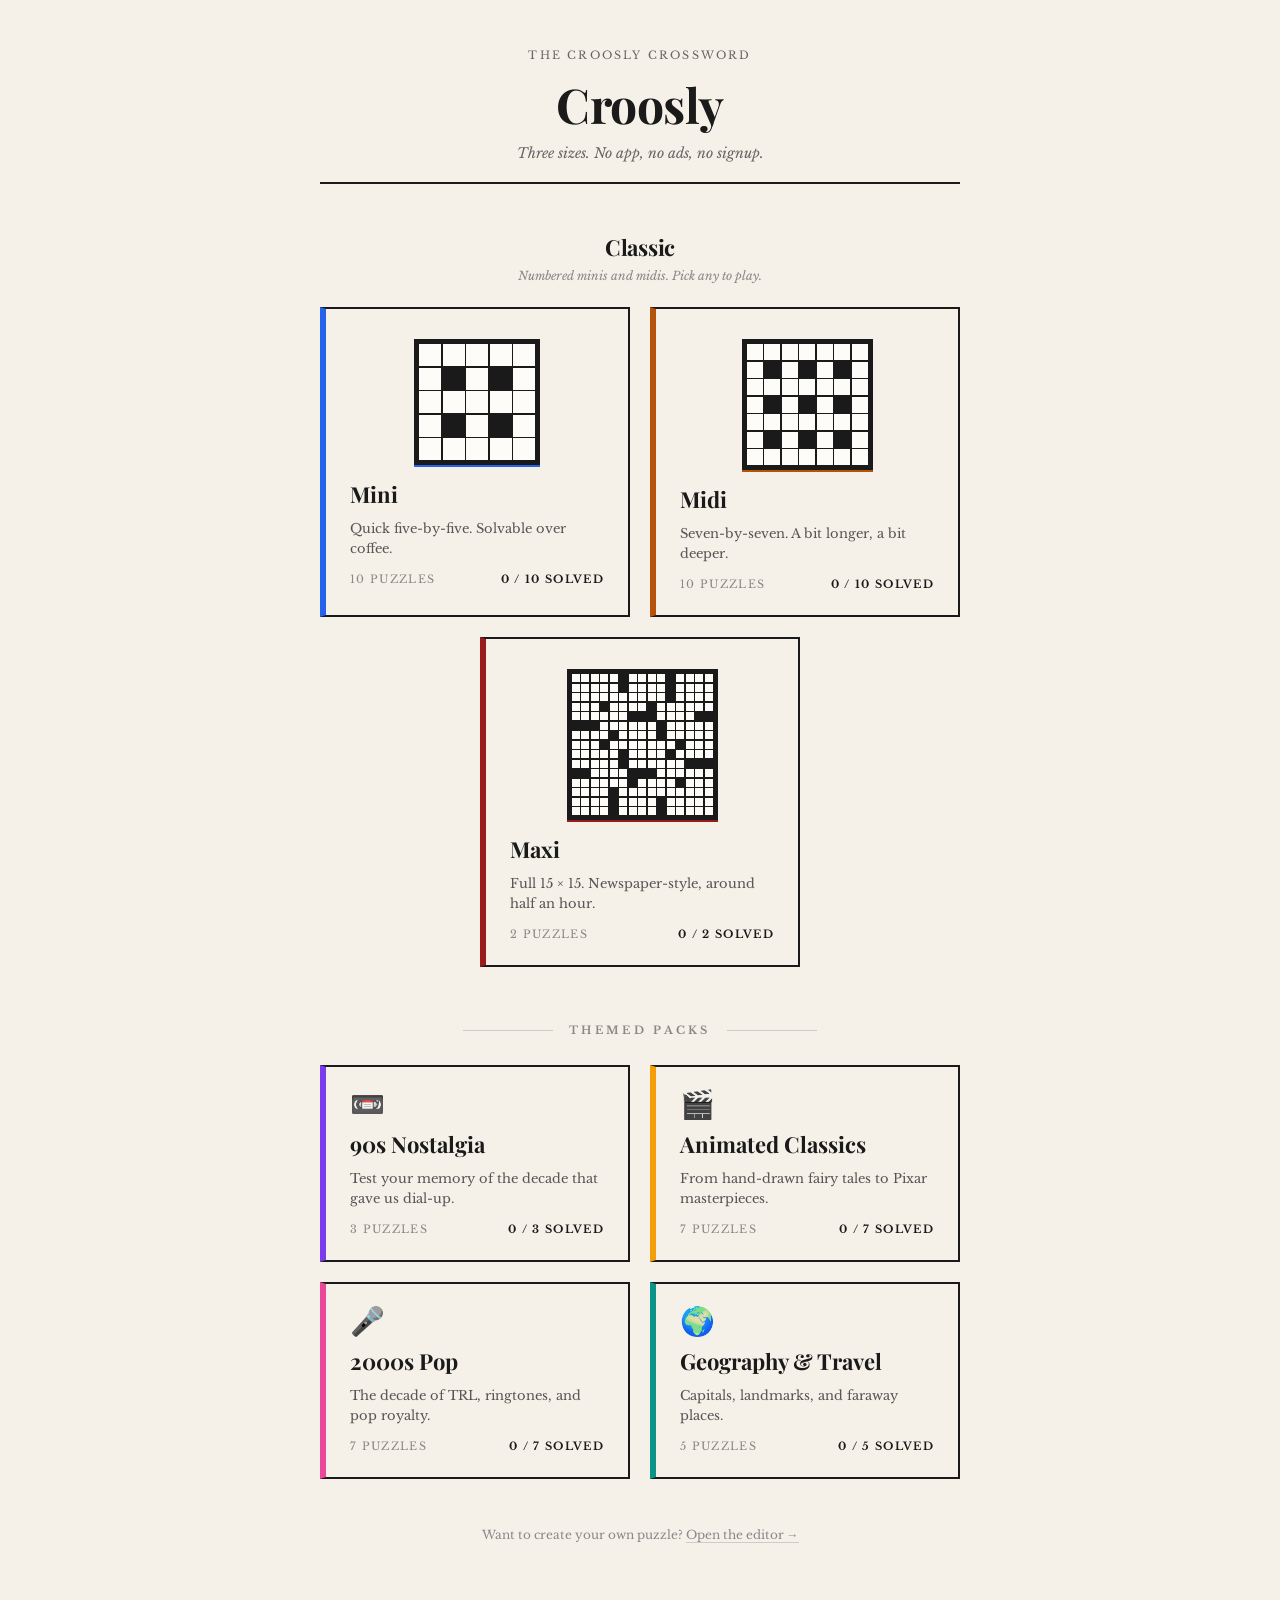
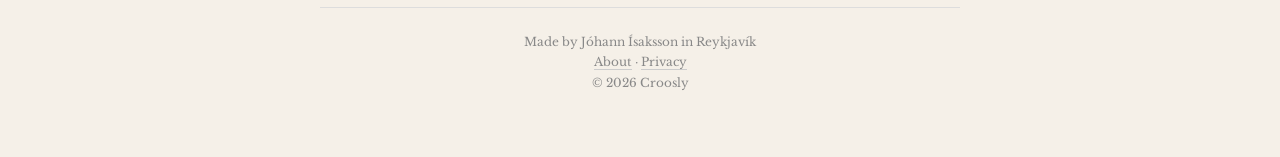
<file: index.html>
<!DOCTYPE html>
<html lang="en">
<head>
  <meta charset="UTF-8">
  <meta name="viewport" content="width=device-width, initial-scale=1.0">
  <title>Free Online Crosswords — Mini, Midi & Maxi | Croosly</title>
  <meta name="description" content="Play free crossword puzzles online — quick 5×5 minis, 7×7 midis, full 15×15 maxis, and themed packs. No signup, no ads, no app.">
  <link rel="canonical" href="https://croosly.com/">
  <meta name="theme-color" content="#1a1a1a">

  <link rel="apple-touch-icon" sizes="180x180" href="/apple-touch-icon.png">
  <link rel="icon" type="image/png" sizes="32x32" href="/favicon-32x32.png">
  <link rel="icon" type="image/png" sizes="16x16" href="/favicon-16x16.png">
  <link rel="manifest" href="/site.webmanifest">

  <meta property="og:type" content="website">
  <meta property="og:site_name" content="Croosly">
  <meta property="og:title" content="Free Online Crosswords — Mini, Midi & Maxi | Croosly">
  <meta property="og:description" content="Play free crossword puzzles online — quick 5×5 minis, 7×7 midis, full 15×15 maxis, and themed packs. No signup, no ads, no app.">
  <meta property="og:url" content="https://croosly.com/">
  <meta property="og:image" content="https://croosly.com/og-image.png">
  <meta property="og:image:width" content="1200">
  <meta property="og:image:height" content="630">

  <meta name="twitter:card" content="summary_large_image">
  <meta name="twitter:title" content="Free Online Crosswords — Mini, Midi & Maxi | Croosly">
  <meta name="twitter:description" content="Play free crossword puzzles online — quick 5×5 minis, 7×7 midis, full 15×15 maxis, and themed packs. No signup, no ads, no app.">
  <meta name="twitter:image" content="https://croosly.com/og-image.png">

  <link href="https://fonts.googleapis.com/css2?family=Playfair+Display:wght@400;700&family=Libre+Baskerville:ital,wght@0,400;0,700;1,400&display=swap" rel="stylesheet">
  <style>
    *, *::before, *::after { box-sizing: border-box; margin: 0; padding: 0; }

    body {
      background: #f5f0e8;
      font-family: 'Libre Baskerville', Georgia, serif;
      min-height: 100vh;
      display: flex;
      flex-direction: column;
      align-items: center;
      padding: 48px 16px 64px;
      color: #1a1a1a;
    }

    .header {
      text-align: center;
      margin-bottom: 48px;
      width: 100%;
      max-width: 640px;
      border-bottom: 2px solid #1a1a1a;
      padding-bottom: 20px;
    }
    .eyebrow {
      font-size: 11px;
      letter-spacing: 0.2em;
      text-transform: uppercase;
      color: #666;
      margin-bottom: 10px;
    }
    .title {
      font-family: 'Playfair Display', Georgia, serif;
      font-size: 48px;
      font-weight: 700;
      letter-spacing: -0.5px;
      margin-bottom: 8px;
    }
    .subtitle {
      font-size: 14px;
      color: #666;
      font-style: italic;
    }

    .editor-link {
      margin-top: 48px;
      font-size: 12px;
      color: #888;
      text-align: center;
    }
    .editor-link a { color: #888; text-decoration: none; border-bottom: 1px solid #ccc; }
    .editor-link a:hover { color: #1a1a1a; border-bottom-color: #1a1a1a; }

    /* PACK SECTIONS */
    .packs-section {
      width: 100%;
      max-width: 640px;
    }
    .packs-section + .packs-section { margin-top: 56px; }
    .packs-heading {
      font-family: 'Playfair Display', Georgia, serif;
      font-size: 22px;
      font-weight: 700;
      letter-spacing: -0.3px;
      text-align: center;
      margin-bottom: 6px;
    }
    .packs-sub {
      text-align: center;
      font-size: 12px;
      color: #888;
      font-style: italic;
      margin-bottom: 24px;
    }
    .packs-heading-divided {
      display: flex;
      align-items: center;
      justify-content: center;
      gap: 16px;
      font-family: 'Libre Baskerville', Georgia, serif;
      font-size: 11px;
      font-weight: 700;
      letter-spacing: 0.3em;
      text-transform: uppercase;
      color: #888;
      margin-bottom: 28px;
    }
    .packs-heading-divided::before,
    .packs-heading-divided::after {
      content: '';
      flex: 1;
      height: 1px;
      background: #ccc;
      max-width: 90px;
    }
    .pack-cards {
      display: flex;
      gap: 20px;
      flex-wrap: wrap;
      justify-content: center;
    }
    .pack-card {
      display: flex;
      flex-direction: column;
      gap: 10px;
      text-decoration: none;
      color: #1a1a1a;
      border: 2px solid #1a1a1a;
      border-left: 6px solid var(--pack-color, #1a1a1a);
      padding: 24px 24px;
      flex: 1 1 240px;
      max-width: 320px;
      min-width: 220px;
      cursor: pointer;
      transition: background 0.15s, color 0.15s;
    }
    .pack-card:hover { background: #1a1a1a; color: #f5f0e8; }
    .pack-card:hover .pack-card-meta { color: #bbb; }
    .pack-card:hover .pack-card-progress { color: var(--pack-color, #d4a843); }
    .pack-card-emoji {
      font-size: 28px;
      line-height: 1;
    }
    /* Classic Mini/Midi: framed crossword as the hero — gap shows through as grid lines */
    .pack-card-grid {
      display: grid;
      gap: 1.5px;
      align-self: center;
      padding: 5px;
      background: #1a1a1a;
      box-shadow: 0 2px 0 0 var(--pack-color, #1a1a1a);
      transition: background 0.15s, box-shadow 0.15s;
      margin: 6px 0 4px;
    }
    .pack-card-grid.mini { grid-template-columns: repeat(5, 22px); }
    .pack-card-grid.midi { grid-template-columns: repeat(7, 16px); }
    .pack-card-grid.maxi { grid-template-columns: repeat(15, 8px); }
    .pack-card-grid .card-grid-cell {
      background: #fefcf8;
      transition: background 0.15s;
    }
    .pack-card-grid.mini .card-grid-cell { width: 22px; height: 22px; }
    .pack-card-grid.midi .card-grid-cell { width: 16px; height: 16px; }
    .pack-card-grid.maxi .card-grid-cell { width: 8px; height: 8px; }
    .pack-card-grid .card-grid-cell.black { background: #1a1a1a; }
    .pack-card:hover .pack-card-grid {
      background: #555;
      box-shadow: 0 2px 0 0 var(--pack-color, #f5f0e8);
    }
    .pack-card:hover .card-grid-cell { background: #333; }
    .pack-card:hover .card-grid-cell.black { background: #f5f0e8; }
    .pack-card-title {
      font-family: 'Playfair Display', serif;
      font-size: 22px;
      font-weight: 700;
    }
    .pack-card-desc {
      font-size: 13px;
      line-height: 1.5;
      color: inherit;
    }
    .pack-card:not(:hover) .pack-card-desc { color: #555; }
    .pack-card-meta {
      display: flex;
      align-items: center;
      justify-content: space-between;
      font-size: 11px;
      letter-spacing: 0.12em;
      text-transform: uppercase;
      color: #888;
      margin-top: 4px;
    }
    .pack-card-progress {
      font-weight: 700;
      color: #1a1a1a;
    }
    .packs-empty {
      text-align: center;
      font-size: 13px;
      color: #888;
      font-style: italic;
    }

    .site-footer {
      margin-top: 64px;
      padding-top: 24px;
      border-top: 1px solid #ddd;
      text-align: center;
      font-size: 12px;
      color: #888;
      line-height: 1.7;
      width: 100%;
      max-width: 640px;
    }
    .site-footer p { margin: 0; }
    .site-footer a { color: #888; border-bottom: 1px solid #ccc; text-decoration: none; }
    .site-footer a:hover { color: #1a1a1a; border-bottom-color: #1a1a1a; }
  </style>
</head>
<body>

  <div class="header">
    <div class="eyebrow">The Croosly Crossword</div>
    <h1 class="title">Croosly</h1>
    <p class="subtitle">Three sizes. No app, no ads, no signup.</p>
  </div>

  <section class="packs-section" aria-labelledby="classic-heading">
    <h2 class="packs-heading" id="classic-heading">Classic</h2>
    <p class="packs-sub">Numbered minis and midis. Pick any to play.</p>
    <div class="pack-cards">
      <a class="pack-card" href="mini.html" style="--pack-color: #2563eb;">
        <div class="pack-card-grid mini" aria-hidden="true">
          <div class="card-grid-cell"></div><div class="card-grid-cell"></div><div class="card-grid-cell"></div><div class="card-grid-cell"></div><div class="card-grid-cell"></div>
          <div class="card-grid-cell"></div><div class="card-grid-cell black"></div><div class="card-grid-cell"></div><div class="card-grid-cell black"></div><div class="card-grid-cell"></div>
          <div class="card-grid-cell"></div><div class="card-grid-cell"></div><div class="card-grid-cell"></div><div class="card-grid-cell"></div><div class="card-grid-cell"></div>
          <div class="card-grid-cell"></div><div class="card-grid-cell black"></div><div class="card-grid-cell"></div><div class="card-grid-cell black"></div><div class="card-grid-cell"></div>
          <div class="card-grid-cell"></div><div class="card-grid-cell"></div><div class="card-grid-cell"></div><div class="card-grid-cell"></div><div class="card-grid-cell"></div>
        </div>
        <div class="pack-card-title">Mini</div>
        <div class="pack-card-desc">Quick five-by-five. Solvable over coffee.</div>
        <div class="pack-card-meta">
          <span>10 puzzles</span>
          <span class="pack-card-progress" data-mini-progress>0 / 10 solved</span>
        </div>
      </a>
      <a class="pack-card" href="midi.html" style="--pack-color: #b45309;">
        <div class="pack-card-grid midi" aria-hidden="true">
          <div class="card-grid-cell"></div><div class="card-grid-cell"></div><div class="card-grid-cell"></div><div class="card-grid-cell"></div><div class="card-grid-cell"></div><div class="card-grid-cell"></div><div class="card-grid-cell"></div>
          <div class="card-grid-cell"></div><div class="card-grid-cell black"></div><div class="card-grid-cell"></div><div class="card-grid-cell black"></div><div class="card-grid-cell"></div><div class="card-grid-cell black"></div><div class="card-grid-cell"></div>
          <div class="card-grid-cell"></div><div class="card-grid-cell"></div><div class="card-grid-cell"></div><div class="card-grid-cell"></div><div class="card-grid-cell"></div><div class="card-grid-cell"></div><div class="card-grid-cell"></div>
          <div class="card-grid-cell"></div><div class="card-grid-cell black"></div><div class="card-grid-cell"></div><div class="card-grid-cell black"></div><div class="card-grid-cell"></div><div class="card-grid-cell black"></div><div class="card-grid-cell"></div>
          <div class="card-grid-cell"></div><div class="card-grid-cell"></div><div class="card-grid-cell"></div><div class="card-grid-cell"></div><div class="card-grid-cell"></div><div class="card-grid-cell"></div><div class="card-grid-cell"></div>
          <div class="card-grid-cell"></div><div class="card-grid-cell black"></div><div class="card-grid-cell"></div><div class="card-grid-cell black"></div><div class="card-grid-cell"></div><div class="card-grid-cell black"></div><div class="card-grid-cell"></div>
          <div class="card-grid-cell"></div><div class="card-grid-cell"></div><div class="card-grid-cell"></div><div class="card-grid-cell"></div><div class="card-grid-cell"></div><div class="card-grid-cell"></div><div class="card-grid-cell"></div>
        </div>
        <div class="pack-card-title">Midi</div>
        <div class="pack-card-desc">Seven-by-seven. A bit longer, a bit deeper.</div>
        <div class="pack-card-meta">
          <span>10 puzzles</span>
          <span class="pack-card-progress" data-midi-progress>0 / 10 solved</span>
        </div>
      </a>
      <a class="pack-card" href="maxi.html" style="--pack-color: #991b1b;">
        <div class="pack-card-grid maxi" aria-hidden="true"></div>
        <div class="pack-card-title">Maxi</div>
        <div class="pack-card-desc">Full 15 × 15. Newspaper-style, around half an hour.</div>
        <div class="pack-card-meta">
          <span>2 puzzles</span>
          <span class="pack-card-progress" data-maxi-progress>0 / 2 solved</span>
        </div>
      </a>
    </div>
  </section>

  <section class="packs-section" aria-labelledby="packs-heading">
    <h2 class="packs-heading-divided" id="packs-heading">Themed Packs</h2>
    <div class="pack-cards" id="pack-cards"></div>
  </section>

  <p class="editor-link">
    Want to create your own puzzle? <a href="editor.html">Open the editor →</a>
  </p>

  <footer class="site-footer">
    <p>Made by Jóhann Ísaksson in Reykjavík</p>
    <p><a href="about.html">About</a> · <a href="privacy.html">Privacy</a></p>
    <p>© 2026 Croosly</p>
  </footer>

  <script src="packs.js"></script>
  <script>
    (function () {
      const container = document.getElementById('pack-cards');
      const registry = window.PACK_REGISTRY || [];
      if (!registry.length) {
        container.innerHTML = '<p class="packs-empty">More packs coming soon.</p>';
        return;
      }
      [
        { selector: '[data-mini-progress]', statsKey: 'croosly-mini-stats', total: 10 },
        { selector: '[data-midi-progress]', statsKey: 'croosly-midi-stats', total: 10 },
        { selector: '[data-maxi-progress]', statsKey: 'croosly-maxi-stats', total: 2 },
      ].forEach(function (c) {
        try {
          const stats = JSON.parse(localStorage.getItem(c.statsKey)) || {};
          const solved = stats.solvedPuzzles ? Object.keys(stats.solvedPuzzles).length : 0;
          const el = document.querySelector(c.selector);
          if (el) el.textContent = solved + ' / ' + c.total + ' solved';
        } catch (e) { /* ignore */ }
      });

      // Build the 15×15 maxi card preview (mini/midi grids are inline; maxi has 225 cells, JS-built).
      const MAXI_BLACK = new Set([
        '0,5','0,10','1,5','1,10','2,10','3,3','3,8',
        '4,6','4,7','4,8','4,13','4,14',
        '5,0','5,1','5,2','5,9',
        '6,4','6,9','7,3','7,11','8,5','8,10',
        '9,5','9,12','9,13','9,14',
        '10,0','10,1','10,6','10,7','10,8',
        '11,6','11,11','12,4','13,4','13,9','14,4','14,9',
      ]);
      const maxiGrid = document.querySelector('.pack-card-grid.maxi');
      if (maxiGrid) {
        for (let r = 0; r < 15; r++) {
          for (let c = 0; c < 15; c++) {
            const cell = document.createElement('div');
            cell.className = 'card-grid-cell' + (MAXI_BLACK.has(r + ',' + c) ? ' black' : '');
            maxiGrid.appendChild(cell);
          }
        }
      }

      registry.forEach(function (pack) {
        let solvedCount = 0;
        try {
          const stats = JSON.parse(localStorage.getItem('croosly-pack-' + pack.id + '-stats'));
          if (stats && stats.solvedPuzzles) solvedCount = Object.keys(stats.solvedPuzzles).length;
        } catch (e) { /* ignore */ }

        const card = document.createElement('a');
        card.className = 'pack-card';
        card.href = 'pack.html?id=' + encodeURIComponent(pack.id);
        card.style.setProperty('--pack-color', pack.color);

        const emoji = document.createElement('div');
        emoji.className = 'pack-card-emoji';
        emoji.textContent = pack.emoji;
        emoji.setAttribute('aria-hidden', 'true');
        card.appendChild(emoji);

        const title = document.createElement('div');
        title.className = 'pack-card-title';
        title.textContent = pack.title;
        card.appendChild(title);

        const desc = document.createElement('div');
        desc.className = 'pack-card-desc';
        desc.textContent = pack.description;
        card.appendChild(desc);

        const meta = document.createElement('div');
        meta.className = 'pack-card-meta';
        const sizeSpan = document.createElement('span');
        sizeSpan.textContent = pack.puzzleCount + ' puzzles';
        const progSpan = document.createElement('span');
        progSpan.className = 'pack-card-progress';
        progSpan.textContent = solvedCount + ' / ' + pack.puzzleCount + ' solved';
        meta.appendChild(sizeSpan);
        meta.appendChild(progSpan);
        card.appendChild(meta);

        container.appendChild(card);
      });
    })();
  </script>
</body>
</html>
</file>
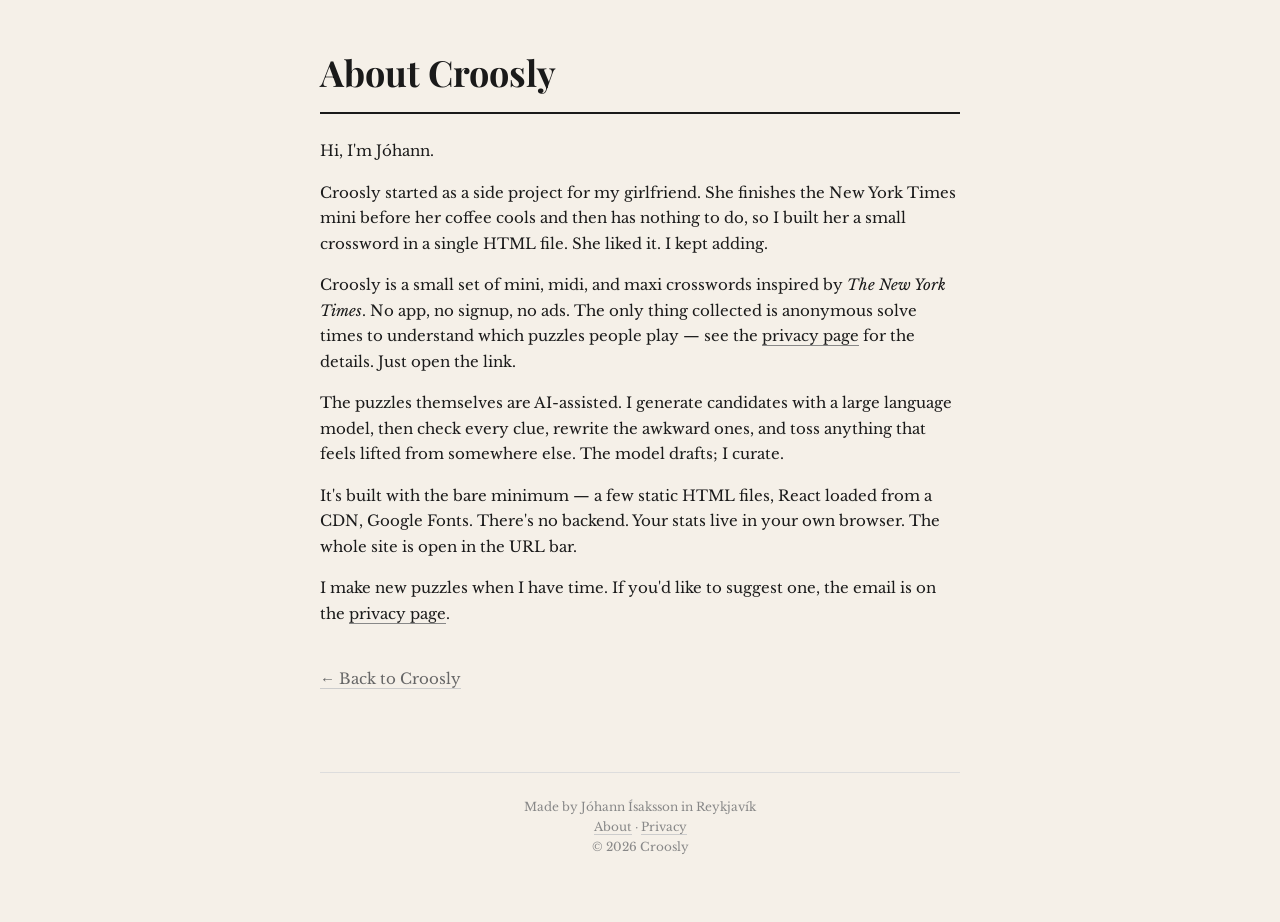
<file: about.html>
<!DOCTYPE html>
<html lang="en">
<head>
  <meta charset="UTF-8">
  <meta name="viewport" content="width=device-width, initial-scale=1.0">
  <title>Croosly — About</title>
  <meta name="description" content="How Croosly started — a one-file crossword built for my girlfriend, now a curated set of mini, midi, and maxi puzzles inspired by The New York Times. Made in Reykjavík by Jóhann.">
  <link rel="canonical" href="https://croosly.com/about.html">
  <meta name="theme-color" content="#1a1a1a">

  <link rel="apple-touch-icon" sizes="180x180" href="/apple-touch-icon.png">
  <link rel="icon" type="image/png" sizes="32x32" href="/favicon-32x32.png">
  <link rel="icon" type="image/png" sizes="16x16" href="/favicon-16x16.png">
  <link rel="manifest" href="/site.webmanifest">

  <meta property="og:type" content="website">
  <meta property="og:site_name" content="Croosly">
  <meta property="og:title" content="Croosly — About">
  <meta property="og:description" content="How Croosly started — a one-file crossword built for my girlfriend, now a curated set of mini, midi, and maxi puzzles inspired by The New York Times. Made in Reykjavík by Jóhann.">
  <meta property="og:url" content="https://croosly.com/about.html">
  <meta property="og:image" content="https://croosly.com/og-image.png">
  <meta property="og:image:width" content="1200">
  <meta property="og:image:height" content="630">

  <meta name="twitter:card" content="summary_large_image">
  <meta name="twitter:title" content="Croosly — About">
  <meta name="twitter:description" content="How Croosly started — a one-file crossword built for my girlfriend, now a curated set of mini, midi, and maxi puzzles inspired by The New York Times. Made in Reykjavík by Jóhann.">
  <meta name="twitter:image" content="https://croosly.com/og-image.png">

  <link href="https://fonts.googleapis.com/css2?family=Playfair+Display:wght@400;700&family=Libre+Baskerville:ital,wght@0,400;0,700;1,400&display=swap" rel="stylesheet">
  <style>
    *, *::before, *::after { box-sizing: border-box; margin: 0; padding: 0; }

    body {
      background: #f5f0e8;
      font-family: 'Libre Baskerville', Georgia, serif;
      min-height: 100vh;
      display: flex;
      flex-direction: column;
      align-items: center;
      padding: 48px 16px 64px;
      color: #1a1a1a;
    }

    .prose {
      width: 100%;
      max-width: 640px;
    }
    .prose h1 {
      font-family: 'Playfair Display', Georgia, serif;
      font-size: 36px;
      font-weight: 700;
      margin-bottom: 24px;
      padding-bottom: 16px;
      border-bottom: 2px solid #1a1a1a;
    }
    .prose p {
      margin-bottom: 16px;
      line-height: 1.7;
      font-size: 15px;
    }
    .prose em { font-style: italic; }
    .prose a {
      color: #1a1a1a;
      border-bottom: 1px solid #888;
      text-decoration: none;
    }
    .prose a:hover { border-bottom-color: #1a1a1a; }
    .prose-back {
      margin-top: 40px;
      font-size: 14px;
      color: #666;
    }
    .prose-back a {
      color: #666;
      border-bottom: 1px solid #ccc;
    }

    .site-footer {
      margin-top: 64px;
      padding-top: 24px;
      border-top: 1px solid #ddd;
      text-align: center;
      font-size: 12px;
      color: #888;
      line-height: 1.7;
      width: 100%;
      max-width: 640px;
    }
    .site-footer p { margin: 0; }
    .site-footer a { color: #888; border-bottom: 1px solid #ccc; text-decoration: none; }
    .site-footer a:hover { color: #1a1a1a; border-bottom-color: #1a1a1a; }
  </style>
</head>
<body>

  <main class="prose">
    <h1>About Croosly</h1>

    <p>Hi, I'm Jóhann.</p>

    <p>Croosly started as a side project for my girlfriend. She finishes the New York Times mini before her coffee cools and then has nothing to do, so I built her a small crossword in a single HTML file. She liked it. I kept adding.</p>

    <p>Croosly is a small set of mini, midi, and maxi crosswords inspired by <em>The New York Times</em>. No app, no signup, no ads. The only thing collected is anonymous solve times to understand which puzzles people play — see the <a href="privacy.html">privacy page</a> for the details. Just open the link.</p>

    <p>The puzzles themselves are AI-assisted. I generate candidates with a large language model, then check every clue, rewrite the awkward ones, and toss anything that feels lifted from somewhere else. The model drafts; I curate.</p>

    <p>It's built with the bare minimum — a few static HTML files, React loaded from a CDN, Google Fonts. There's no backend. Your stats live in your own browser. The whole site is open in the URL bar.</p>

    <p>I make new puzzles when I have time. If you'd like to suggest one, the email is on the <a href="privacy.html">privacy page</a>.</p>

    <p class="prose-back"><a href="index.html">← Back to Croosly</a></p>
  </main>

  <footer class="site-footer">
    <p>Made by Jóhann Ísaksson in Reykjavík</p>
    <p><a href="about.html">About</a> · <a href="privacy.html">Privacy</a></p>
    <p>© 2026 Croosly</p>
  </footer>

</body>
</html>
</file>
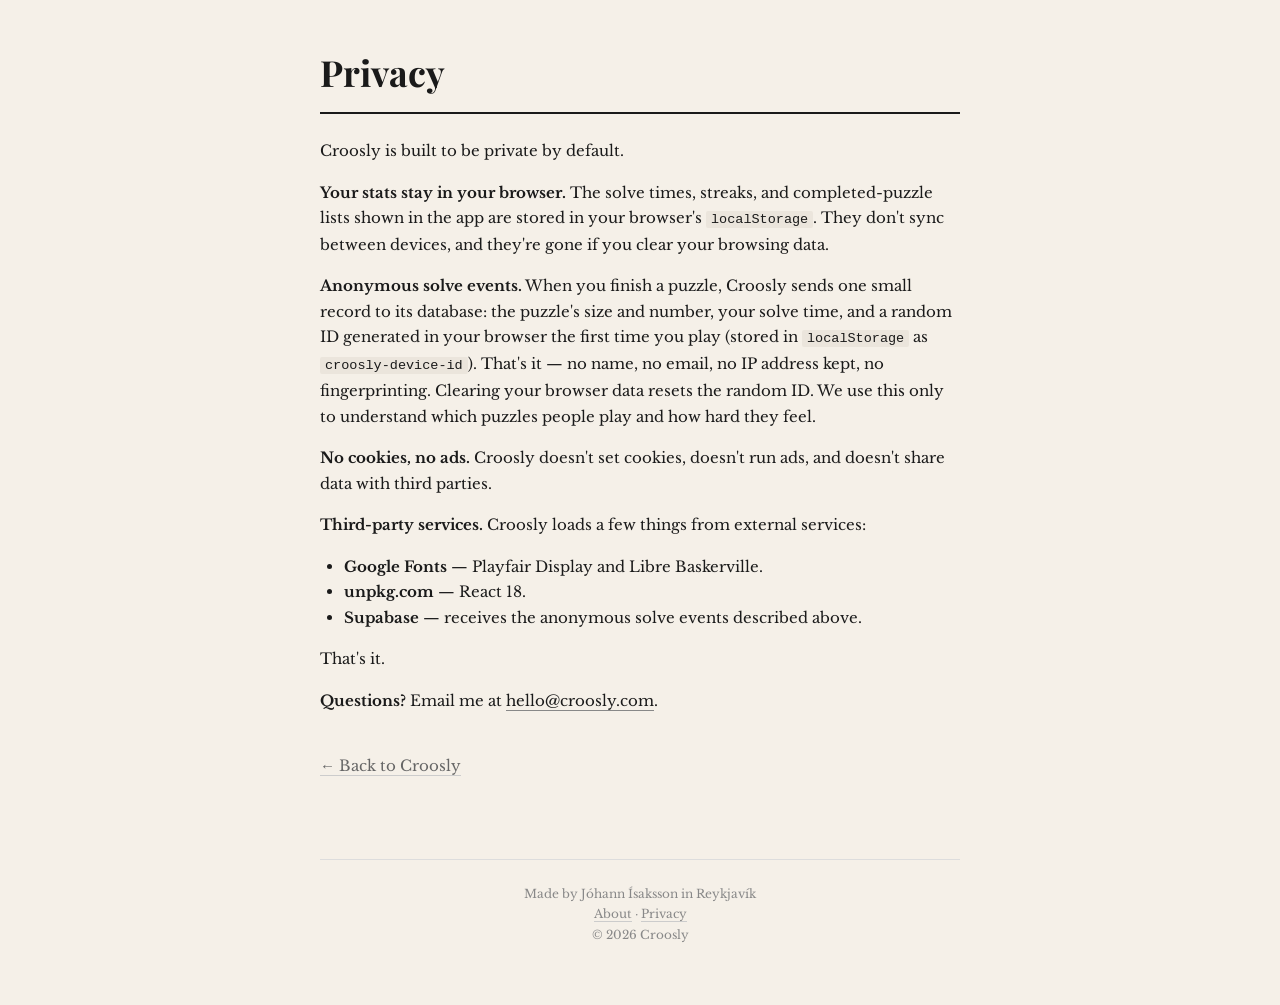
<file: privacy.html>
<!DOCTYPE html>
<html lang="en">
<head>
  <meta charset="UTF-8">
  <meta name="viewport" content="width=device-width, initial-scale=1.0">
  <title>Croosly — Privacy</title>
  <meta name="description" content="Croosly is private by default. Your stats live in your browser. The only thing we collect is anonymous solve times — no name, no email, no personal data.">
  <link rel="canonical" href="https://croosly.com/privacy.html">
  <meta name="theme-color" content="#1a1a1a">

  <link rel="apple-touch-icon" sizes="180x180" href="/apple-touch-icon.png">
  <link rel="icon" type="image/png" sizes="32x32" href="/favicon-32x32.png">
  <link rel="icon" type="image/png" sizes="16x16" href="/favicon-16x16.png">
  <link rel="manifest" href="/site.webmanifest">

  <meta property="og:type" content="website">
  <meta property="og:site_name" content="Croosly">
  <meta property="og:title" content="Croosly — Privacy">
  <meta property="og:description" content="Croosly is private by default. Your stats live in your browser. The only thing we collect is anonymous solve times — no name, no email, no personal data.">
  <meta property="og:url" content="https://croosly.com/privacy.html">
  <meta property="og:image" content="https://croosly.com/og-image.png">
  <meta property="og:image:width" content="1200">
  <meta property="og:image:height" content="630">

  <meta name="twitter:card" content="summary_large_image">
  <meta name="twitter:title" content="Croosly — Privacy">
  <meta name="twitter:description" content="Croosly is private by default. Your stats live in your browser. The only thing we collect is anonymous solve times — no name, no email, no personal data.">
  <meta name="twitter:image" content="https://croosly.com/og-image.png">

  <link href="https://fonts.googleapis.com/css2?family=Playfair+Display:wght@400;700&family=Libre+Baskerville:ital,wght@0,400;0,700;1,400&display=swap" rel="stylesheet">
  <style>
    *, *::before, *::after { box-sizing: border-box; margin: 0; padding: 0; }

    body {
      background: #f5f0e8;
      font-family: 'Libre Baskerville', Georgia, serif;
      min-height: 100vh;
      display: flex;
      flex-direction: column;
      align-items: center;
      padding: 48px 16px 64px;
      color: #1a1a1a;
    }

    .prose {
      width: 100%;
      max-width: 640px;
    }
    .prose h1 {
      font-family: 'Playfair Display', Georgia, serif;
      font-size: 36px;
      font-weight: 700;
      margin-bottom: 24px;
      padding-bottom: 16px;
      border-bottom: 2px solid #1a1a1a;
    }
    .prose p {
      margin-bottom: 16px;
      line-height: 1.7;
      font-size: 15px;
    }
    .prose ul {
      margin: 0 0 16px 24px;
      line-height: 1.7;
      font-size: 15px;
    }
    .prose strong { font-weight: 700; }
    .prose code {
      font-family: 'SF Mono', Menlo, Monaco, monospace;
      font-size: 0.9em;
      background: #ebe5dc;
      padding: 1px 5px;
      border-radius: 2px;
    }
    .prose a {
      color: #1a1a1a;
      border-bottom: 1px solid #888;
      text-decoration: none;
    }
    .prose a:hover { border-bottom-color: #1a1a1a; }
    .prose-back {
      margin-top: 40px;
      font-size: 14px;
      color: #666;
    }
    .prose-back a {
      color: #666;
      border-bottom: 1px solid #ccc;
    }

    .site-footer {
      margin-top: 64px;
      padding-top: 24px;
      border-top: 1px solid #ddd;
      text-align: center;
      font-size: 12px;
      color: #888;
      line-height: 1.7;
      width: 100%;
      max-width: 640px;
    }
    .site-footer p { margin: 0; }
    .site-footer a { color: #888; border-bottom: 1px solid #ccc; text-decoration: none; }
    .site-footer a:hover { color: #1a1a1a; border-bottom-color: #1a1a1a; }
  </style>
</head>
<body>

  <main class="prose">
    <h1>Privacy</h1>

    <p>Croosly is built to be private by default.</p>

    <p><strong>Your stats stay in your browser.</strong> The solve times, streaks, and completed-puzzle lists shown in the app are stored in your browser's <code>localStorage</code>. They don't sync between devices, and they're gone if you clear your browsing data.</p>

    <p><strong>Anonymous solve events.</strong> When you finish a puzzle, Croosly sends one small record to its database: the puzzle's size and number, your solve time, and a random ID generated in your browser the first time you play (stored in <code>localStorage</code> as <code>croosly-device-id</code>). That's it — no name, no email, no IP address kept, no fingerprinting. Clearing your browser data resets the random ID. We use this only to understand which puzzles people play and how hard they feel.</p>

    <p><strong>No cookies, no ads.</strong> Croosly doesn't set cookies, doesn't run ads, and doesn't share data with third parties.</p>

    <p><strong>Third-party services.</strong> Croosly loads a few things from external services:</p>

    <ul>
      <li><strong>Google Fonts</strong> — Playfair Display and Libre Baskerville.</li>
      <li><strong>unpkg.com</strong> — React 18.</li>
      <li><strong>Supabase</strong> — receives the anonymous solve events described above.</li>
    </ul>

    <p>That's it.</p>

    <p><strong>Questions?</strong> Email me at <a href="mailto:hello@croosly.com">hello@croosly.com</a>.</p>

    <p class="prose-back"><a href="index.html">← Back to Croosly</a></p>
  </main>

  <footer class="site-footer">
    <p>Made by Jóhann Ísaksson in Reykjavík</p>
    <p><a href="about.html">About</a> · <a href="privacy.html">Privacy</a></p>
    <p>© 2026 Croosly</p>
  </footer>

</body>
</html>
</file>
